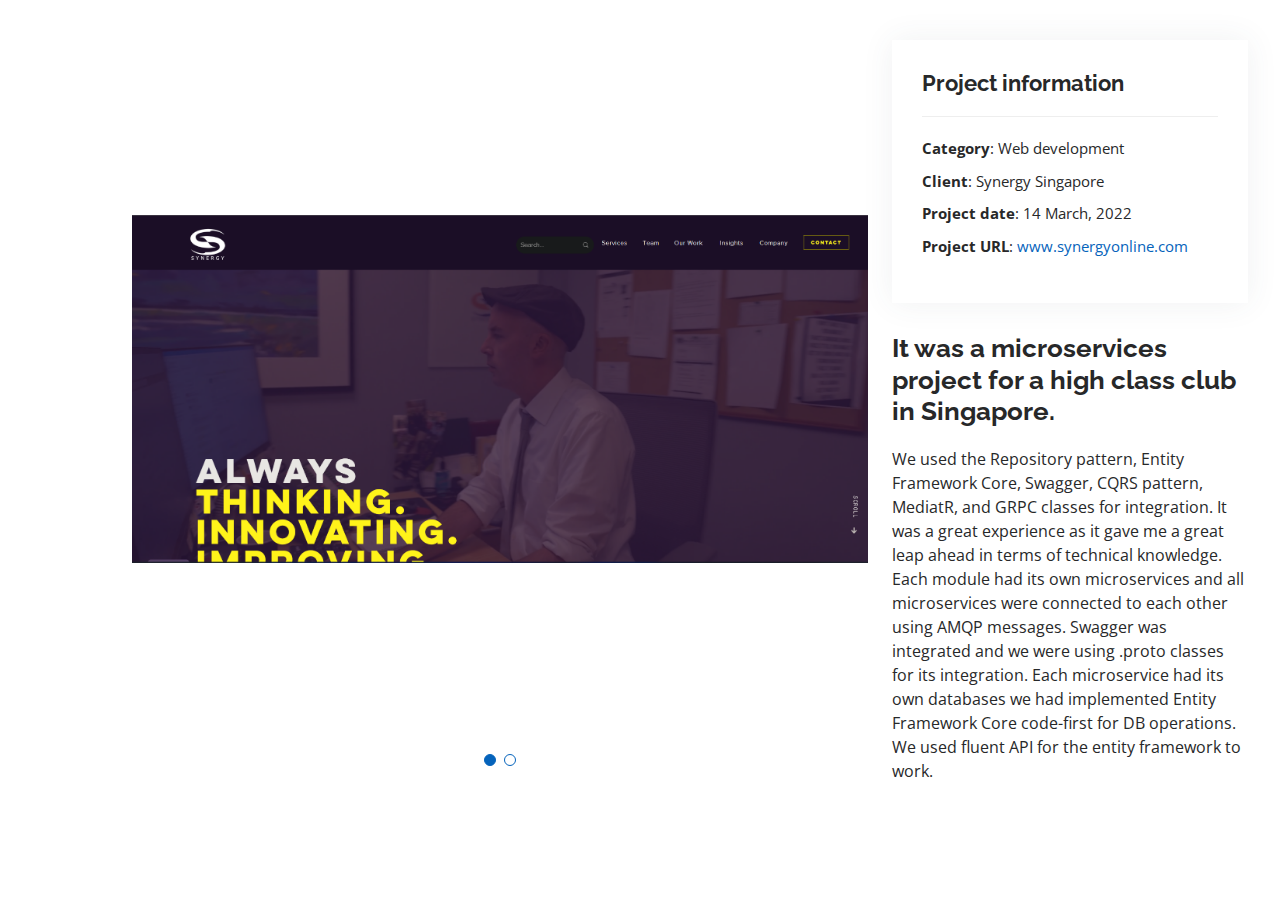
<file: Portfolio/Synergy-portfolio-details.html>
<!DOCTYPE html>
<html lang="en">

<head>
  <meta charset="utf-8">
  <meta content="width=device-width, initial-scale=1.0" name="viewport">

  <title>TapCheck Details</title>
  <meta content="" name="description">
  <meta content="" name="keywords">

  <!-- Favicons -->
  <link href="../assets/img/favicon.png" rel="icon">
  <link href="../assets/img/apple-touch-icon.png" rel="apple-touch-icon">

  <!-- Google Fonts -->
  <link href="https://fonts.googleapis.com/css?family=Open+Sans:300,300i,400,400i,600,600i,700,700i|Raleway:300,300i,400,400i,500,500i,600,600i,700,700i|Poppins:300,300i,400,400i,500,500i,600,600i,700,700i" rel="stylesheet">

  <!-- Vendor CSS Files -->
  <link href="../assets/vendor/aos/aos.css" rel="stylesheet">
  <link href="../assets/vendor/bootstrap/css/bootstrap.min.css" rel="stylesheet">
  <link href="../assets/vendor/bootstrap-icons/bootstrap-icons.css" rel="stylesheet">
  <link href="../assets/vendor/boxicons/css/boxicons.min.css" rel="stylesheet">
  <link href="../assets/vendor/glightbox/css/glightbox.min.css" rel="stylesheet">
  <link href="../assets/vendor/swiper/swiper-bundle.min.css" rel="stylesheet">

  <!-- Template Main CSS File -->
  <link href="../assets/css/style.css" rel="stylesheet">

  <!-- =======================================================
  * Template Name: MyResume - v4.7.0
  * Template URL: https://bootstrapmade.com/free-html-bootstrap-template-my-resume/
  * Author: BootstrapMade.com
  * License: https://bootstrapmade.com/license/
  ======================================================== -->
</head>

<body>

  <main id="main">

    <!-- ======= Portfolio Details Section ======= -->
    <section id="portfolio-details" class="portfolio-details">
      <div class="container">

        <div class="row gy-4">

          <div class="col-lg-8">
            <div class="portfolio-details-slider swiper">
              <div class="swiper-wrapper align-items-center">

                <div class="swiper-slide">
                  <img src="../assets/img/portfolio/synergy/website.png" alt="Website Screenshot.">
                </div>

                <div class="swiper-slide">
                  <img src="../assets/img/portfolio/synergy/solution.png" alt="Solution View">
                </div>

              </div>
              <div class="swiper-pagination"></div>
            </div>
          </div>

          <div class="col-lg-4">
            <div class="portfolio-info">
              <h3>Project information</h3>
              <ul>
                <li><strong>Category</strong>: Web development</li>
                <li><strong>Client</strong>: Synergy Singapore</li>
                <li><strong>Project date</strong>: 14 March, 2022</li>
                <li><strong>Project URL</strong>: <a target="_blank" href="https://www.synergyonline.com">www.synergyonline.com</a></li>
              </ul>
            </div>
            <div class="portfolio-description">
              <h2>It was a microservices project for a high class club in Singapore.</h2>
              <p>                
                We used the Repository pattern, Entity Framework Core, Swagger, CQRS pattern, MediatR, and GRPC classes for integration. It was a great experience as it gave me a great leap ahead in terms of technical knowledge. Each module had its own microservices and all microservices were connected to each other using AMQP messages. Swagger was integrated and we were using .proto classes for its integration. Each microservice had its own databases we had implemented Entity Framework Core code-first for DB operations.
                We used fluent API for the entity framework to work.
              </p>
            </div>
          </div>

        </div>

      </div>
    </section><!-- End Portfolio Details Section -->

  </main><!-- End #main -->

  <div id="preloader"></div>
  <a href="#" class="back-to-top d-flex align-items-center justify-content-center"><i class="bi bi-arrow-up-short"></i></a>

  <!-- Vendor JS Files -->
  <script src="../assets/vendor/purecounter/purecounter.js"></script>
  <script src="../assets/vendor/aos/aos.js"></script>
  <script src="../assets/vendor/bootstrap/js/bootstrap.bundle.min.js"></script>
  <script src="../assets/vendor/glightbox/js/glightbox.min.js"></script>
  <script src="../assets/vendor/isotope-layout/isotope.pkgd.min.js"></script>
  <script src="../assets/vendor/swiper/swiper-bundle.min.js"></script>
  <script src="../assets/vendor/typed.js/typed.min.js"></script>
  <script src="../assets/vendor/waypoints/noframework.waypoints.js"></script>
  <script src="../assets/vendor/php-email-form/validate.js"></script>

  <!-- Template Main JS File -->
  <script src="../assets/js/main.js"></script>

</body>

</html>
</file>
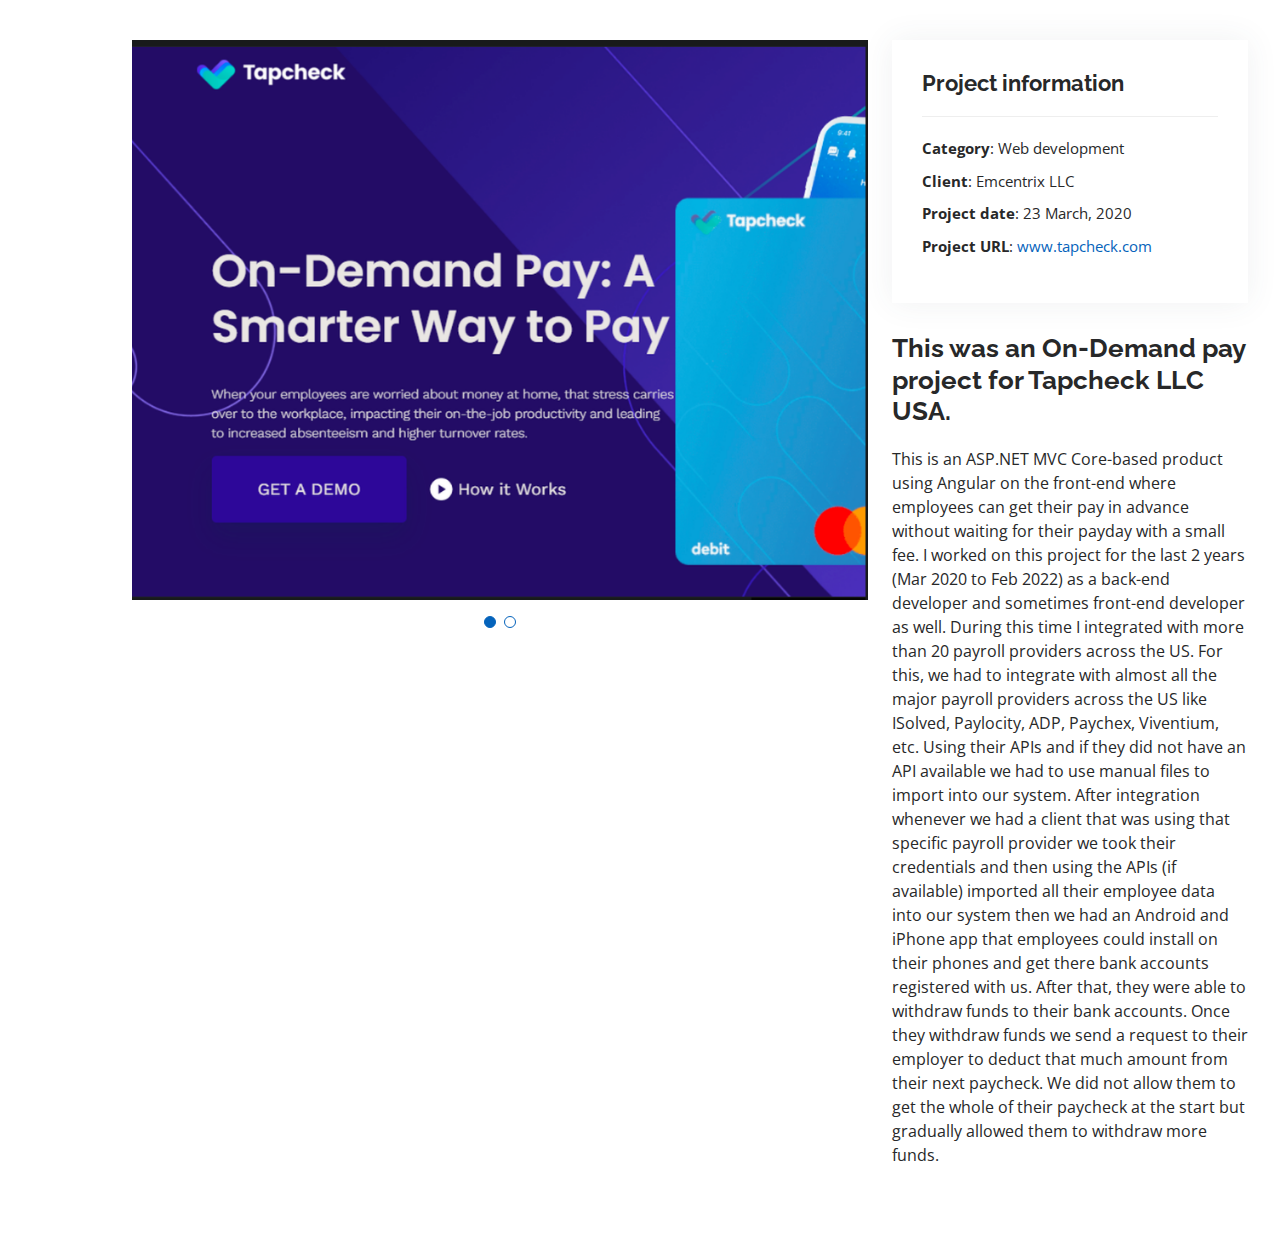
<file: Portfolio/tapCheck-portfolio-details.html>
<!DOCTYPE html>
<html lang="en">

<head>
  <meta charset="utf-8">
  <meta content="width=device-width, initial-scale=1.0" name="viewport">

  <title>TapCheck Details</title>
  <meta content="" name="description">
  <meta content="" name="keywords">

  <!-- Favicons -->
  <link href="../assets/img/favicon.png" rel="icon">
  <link href="../assets/img/apple-touch-icon.png" rel="apple-touch-icon">

  <!-- Google Fonts -->
  <link href="https://fonts.googleapis.com/css?family=Open+Sans:300,300i,400,400i,600,600i,700,700i|Raleway:300,300i,400,400i,500,500i,600,600i,700,700i|Poppins:300,300i,400,400i,500,500i,600,600i,700,700i" rel="stylesheet">

  <!-- Vendor CSS Files -->
  <link href="../assets/vendor/aos/aos.css" rel="stylesheet">
  <link href="../assets/vendor/bootstrap/css/bootstrap.min.css" rel="stylesheet">
  <link href="../assets/vendor/bootstrap-icons/bootstrap-icons.css" rel="stylesheet">
  <link href="../assets/vendor/boxicons/css/boxicons.min.css" rel="stylesheet">
  <link href="../assets/vendor/glightbox/css/glightbox.min.css" rel="stylesheet">
  <link href="../assets/vendor/swiper/swiper-bundle.min.css" rel="stylesheet">

  <!-- Template Main CSS File -->
  <link href="../assets/css/style.css" rel="stylesheet">

  <!-- =======================================================
  * Template Name: MyResume - v4.7.0
  * Template URL: https://bootstrapmade.com/free-html-bootstrap-template-my-resume/
  * Author: BootstrapMade.com
  * License: https://bootstrapmade.com/license/
  ======================================================== -->
</head>

<body>

  <main id="main">

    <!-- ======= Portfolio Details Section ======= -->
    <section id="portfolio-details" class="portfolio-details">
      <div class="container">

        <div class="row gy-4">

          <div class="col-lg-8">
            <div class="portfolio-details-slider swiper">
              <div class="swiper-wrapper align-items-center">

                <div class="swiper-slide">
                  <img src="../assets/img/portfolio/tapCheck/website.png" alt="Website Screenshot.">
                </div>

                <div class="swiper-slide">
                  <img src="../assets/img/portfolio/tapCheck/solution.png" alt="Solution View">
                </div>

              </div>
              <div class="swiper-pagination"></div>
            </div>
          </div>

          <div class="col-lg-4">
            <div class="portfolio-info">
              <h3>Project information</h3>
              <ul>
                <li><strong>Category</strong>: Web development</li>
                <li><strong>Client</strong>: Emcentrix LLC</li>
                <li><strong>Project date</strong>: 23 March, 2020</li>
                <li><strong>Project URL</strong>: <a target="_blank" href="https://www.tapcheck.com">www.tapcheck.com</a></li>
              </ul>
            </div>
            <div class="portfolio-description">
              <h2>This was an On-Demand pay project for Tapcheck LLC USA.</h2>
              <p>
                This is an ASP.NET MVC Core-based product using Angular on the front-end where employees can get their pay in advance without waiting for their payday with a small fee.
              I worked on this project for the last 2 years (Mar 2020 to Feb 2022) as a back-end developer and sometimes front-end developer as well. During this time I integrated with more than 20 payroll providers across the US.
              For this, we had to integrate with almost all the major payroll providers across the US like ISolved, Paylocity, ADP, Paychex, Viventium, etc. Using their APIs and if they did not have an API available we had to use manual files to import into our system.
              After integration whenever we had a client that was using that specific payroll provider we took their credentials and then using the APIs (if available) imported all their employee data into our system then we had an Android and iPhone app that employees could install on their phones and get there bank accounts registered with us. After that, they were able to withdraw funds to their bank accounts. Once they withdraw funds we send a request to their employer to deduct that much amount from their next paycheck.
              We did not allow them to get the whole of their paycheck at the start but gradually allowed them to withdraw more funds.
              </p>
            </div>
          </div>

        </div>

      </div>
    </section><!-- End Portfolio Details Section -->

  </main><!-- End #main -->

  <div id="preloader"></div>
  <a href="#" class="back-to-top d-flex align-items-center justify-content-center"><i class="bi bi-arrow-up-short"></i></a>

  <!-- Vendor JS Files -->
  <script src="../assets/vendor/purecounter/purecounter.js"></script>
  <script src="../assets/vendor/aos/aos.js"></script>
  <script src="../assets/vendor/bootstrap/js/bootstrap.bundle.min.js"></script>
  <script src="../assets/vendor/glightbox/js/glightbox.min.js"></script>
  <script src="../assets/vendor/isotope-layout/isotope.pkgd.min.js"></script>
  <script src="../assets/vendor/swiper/swiper-bundle.min.js"></script>
  <script src="../assets/vendor/typed.js/typed.min.js"></script>
  <script src="../assets/vendor/waypoints/noframework.waypoints.js"></script>
  <script src="../assets/vendor/php-email-form/validate.js"></script>

  <!-- Template Main JS File -->
  <script src="../assets/js/main.js"></script>

</body>

</html>
</file>
<file: assets/css/style.css>
/**
* Template Name: MyResume - v4.7.0
* Template URL: https://bootstrapmade.com/free-html-bootstrap-template-my-resume/
* Author: BootstrapMade.com
* License: https://bootstrapmade.com/license/
*/

/*--------------------------------------------------------------
# General
--------------------------------------------------------------*/
body {
  font-family: "Open Sans", sans-serif;
  color: #272829;
}

a {
  color: #0563bb;
  text-decoration: none;
}

a:hover {
  color: #067ded;
  text-decoration: none;
}

h1, h2, h3, h4, h5, h6 {
  font-family: "Raleway", sans-serif;
}

/*--------------------------------------------------------------
# Back to top button
--------------------------------------------------------------*/
.back-to-top {
  position: fixed;
  visibility: hidden;
  opacity: 0;
  right: 15px;
  bottom: 15px;
  z-index: 996;
  background: #0563bb;
  width: 40px;
  height: 40px;
  border-radius: 50px;
  transition: all 0.4s;
}
.back-to-top i {
  font-size: 28px;
  color: #fff;
  line-height: 0;
}
.back-to-top:hover {
  background: #0678e3;
  color: #fff;
}
.back-to-top.active {
  visibility: visible;
  opacity: 1;
}

/*--------------------------------------------------------------
# Preloader
--------------------------------------------------------------*/
#preloader {
  position: fixed;
  top: 0;
  left: 0;
  right: 0;
  bottom: 0;
  z-index: 9999;
  overflow: hidden;
  background: #fff;
}

#preloader:before {
  content: "";
  position: fixed;
  top: calc(50% - 30px);
  left: calc(50% - 30px);
  border: 6px solid #0563bb;
  border-top-color: #fff;
  border-bottom-color: #fff;
  border-radius: 50%;
  width: 60px;
  height: 60px;
  -webkit-animation: animate-preloader 1s linear infinite;
  animation: animate-preloader 1s linear infinite;
}

@-webkit-keyframes animate-preloader {
  0% {
    transform: rotate(0deg);
  }
  100% {
    transform: rotate(360deg);
  }
}

@keyframes animate-preloader {
  0% {
    transform: rotate(0deg);
  }
  100% {
    transform: rotate(360deg);
  }
}
/*--------------------------------------------------------------
# Disable aos animation delay on mobile devices
--------------------------------------------------------------*/
@media screen and (max-width: 768px) {
  [data-aos-delay] {
    transition-delay: 0 !important;
  }
}
/*--------------------------------------------------------------
# Header
--------------------------------------------------------------*/
#header {
  position: fixed;
  top: 0;
  left: 0;
  bottom: 0;
  z-index: 9997;
  transition: all 0.5s;
  padding: 15px;
  overflow-y: auto;
}
@media (max-width: 992px) {
  #header {
    width: 300px;
    background: #fff;
    border-right: 1px solid #e6e9ec;
    left: -300px;
  }
}

@media (min-width: 992px) {
  #main {
    margin-left: 100px;
  }
}
/*--------------------------------------------------------------
# Navigation Menu
--------------------------------------------------------------*/
/**
* Desktop Navigation 
*/
.nav-menu {
  padding: 0;
  display: block;
}
.nav-menu * {
  margin: 0;
  padding: 0;
  list-style: none;
}
.nav-menu > ul > li {
  position: relative;
  white-space: nowrap;
}
.nav-menu a, .nav-menu a:focus {
  display: flex;
  align-items: center;
  color: #45505b;
  padding: 10px 18px;
  margin-bottom: 8px;
  transition: 0.3s;
  font-size: 15px;
  border-radius: 50px;
  background: #f2f3f5;
  height: 56px;
  width: 100%;
  overflow: hidden;
  transition: 0.3s;
}
.nav-menu a i, .nav-menu a:focus i {
  font-size: 20px;
}
.nav-menu a span, .nav-menu a:focus span {
  padding: 0 5px 0 7px;
  color: #45505b;
}
@media (min-width: 992px) {
  .nav-menu a, .nav-menu a:focus {
    width: 56px;
  }
  .nav-menu a span, .nav-menu a:focus span {
    display: none;
    color: #fff;
  }
}
.nav-menu a:hover, .nav-menu .active, .nav-menu .active:focus, .nav-menu li:hover > a {
  color: #fff;
  background: #0563bb;
}
.nav-menu a:hover span, .nav-menu .active span, .nav-menu .active:focus span, .nav-menu li:hover > a span {
  color: #fff;
}
.nav-menu a:hover, .nav-menu li:hover > a {
  width: 100%;
  color: #fff;
}
.nav-menu a:hover span, .nav-menu li:hover > a span {
  display: block;
}

/**
* Mobile Navigation 
*/
.mobile-nav-toggle {
  position: fixed;
  right: 10px;
  top: 10px;
  z-index: 9998;
  border: 0;
  background: none;
  font-size: 28px;
  transition: all 0.4s;
  outline: none !important;
  line-height: 0;
  cursor: pointer;
  border-radius: 50px;
  padding: 5px;
}
.mobile-nav-toggle i {
  color: #45505b;
}

.mobile-nav-active {
  overflow: hidden;
}
.mobile-nav-active #header {
  left: 0;
}
.mobile-nav-active .mobile-nav-toggle {
  color: #fff;
  background-color: #0563bb;
}

/*--------------------------------------------------------------
# Hero Section
--------------------------------------------------------------*/
#hero {
  width: 100%;
  height: 100vh;
  background: url("../img/hero-b.png") center right no-repeat;
  /* background-size: cover; */
  position: relative;
}
@media (min-width: 992px) {
  #hero {
    padding-left: 160px;
  }
}
#hero:before {
  content: "";
  background: rgba(255, 255, 255, 0.8);
  position: absolute;
  bottom: 0;
  top: 0;
  left: 0;
  right: 0;
}
#hero h1 {
  margin: 0;
  font-size: 64px;
  font-weight: 700;
  line-height: 56px;
  color: #45505b;
}
#hero p {
  color: #45505b;
  margin: 15px 0 0 0;
  font-size: 26px;
  font-family: "Poppins", sans-serif;
}
#hero p span {
  color: #0563bb;
  letter-spacing: 1px;
}
#hero .social-links {
  margin-top: 30px;
}
#hero .social-links a {
  font-size: 24px;
  display: inline-block;
  color: #45505b;
  line-height: 1;
  margin-right: 20px;
  transition: 0.3s;
}
#hero .social-links a:hover {
  color: #0563bb;
}
@media (max-width: 992px) {
  #hero {
    text-align: center;
  }
  #hero h1 {
    font-size: 32px;
    line-height: 36px;
  }
  #hero p {
    margin-top: 10px;
    font-size: 20px;
    line-height: 24px;
  }
}

/*--------------------------------------------------------------
# Sections General
--------------------------------------------------------------*/
section {
  padding: 60px 0;
  overflow: hidden;
}

.section-title {
  text-align: center;
  padding-bottom: 30px;
}
.section-title h2 {
  font-size: 32px;
  font-weight: bold;
  text-transform: uppercase;
  margin-bottom: 20px;
  padding-bottom: 20px;
  position: relative;
  color: #45505b;
}
.section-title h2::before {
  content: "";
  position: absolute;
  display: block;
  width: 120px;
  height: 1px;
  background: #ddd;
  bottom: 1px;
  left: calc(50% - 60px);
}
.section-title h2::after {
  content: "";
  position: absolute;
  display: block;
  width: 40px;
  height: 3px;
  background: #0563bb;
  bottom: 0;
  left: calc(50% - 20px);
}
.section-title p {
  margin-bottom: 0;
}

/*--------------------------------------------------------------
# About
--------------------------------------------------------------*/
.about .content h3 {
  font-weight: 700;
  font-size: 26px;
  color: #728394;
}
.about .content ul {
  list-style: none;
  padding: 0;
}
.about .content ul li {
  margin-bottom: 20px;
  display: flex;
  align-items: center;
}
.about .content ul strong {
  margin-right: 10px;
}
.about .content ul i {
  font-size: 16px;
  margin-right: 5px;
  color: #0563bb;
  line-height: 0;
}
.about .content p:last-child {
  margin-bottom: 0;
}

/*--------------------------------------------------------------
# Facts
--------------------------------------------------------------*/
.facts .count-box {
  padding: 30px 30px 25px 30px;
  margin-top: 30px;
  width: 100%;
  position: relative;
  text-align: center;
  background: #fff;
}
.facts .count-box i {
  position: absolute;
  top: -25px;
  left: 50%;
  transform: translateX(-50%);
  font-size: 24px;
  background: #0563bb;
  color: #fff;
  border-radius: 50px;
  display: inline-flex;
  align-items: center;
  justify-content: center;
  width: 48px;
  height: 48px;
}
.facts .count-box span {
  font-size: 36px;
  display: block;
  font-weight: 600;
  color: #011426;
}
.facts .count-box p {
  padding: 0;
  margin: 0;
  font-family: "Raleway", sans-serif;
  font-size: 14px;
}

/*--------------------------------------------------------------
# Akills
--------------------------------------------------------------*/
.skills .progress {
  height: 60px;
  display: block;
  background: none;
  border-radius: 0;
}
.skills .progress .skill {
  padding: 10px 0;
  margin: 0;
  text-transform: uppercase;
  display: block;
  font-weight: 600;
  font-family: "Poppins", sans-serif;
  color: #45505b;
}
.skills .progress .skill .val {
  float: right;
  font-style: normal;
}
.skills .progress-bar-wrap {
  background: #f2f3f5;
}
.skills .progress-bar {
  width: 1px;
  height: 10px;
  transition: 0.9s;
  background-color: #0563bb;
}

/*--------------------------------------------------------------
# Resume
--------------------------------------------------------------*/
.resume .resume-title {
  font-size: 26px;
  font-weight: 700;
  margin-top: 20px;
  margin-bottom: 20px;
  color: #45505b;
}
.resume .resume-item {
  padding: 0 0 20px 20px;
  margin-top: -2px;
  border-left: 2px solid #0563bb;
  position: relative;
}
.resume .resume-item h4 {
  line-height: 18px;
  font-size: 18px;
  font-weight: 600;
  text-transform: uppercase;
  font-family: "Poppins", sans-serif;
  color: #0563bb;
  margin-bottom: 10px;
}
.resume .resume-item h5 {
  font-size: 16px;
  background: #f7f8f9;
  padding: 5px 15px;
  display: inline-block;
  font-weight: 600;
  margin-bottom: 10px;
}
.resume .resume-item ul {
  padding-left: 20px;
}
.resume .resume-item ul li {
  padding-bottom: 10px;
}
.resume .resume-item:last-child {
  padding-bottom: 0;
}
.resume .resume-item::before {
  content: "";
  position: absolute;
  width: 16px;
  height: 16px;
  border-radius: 50px;
  left: -9px;
  top: 0;
  background: #fff;
  border: 2px solid #0563bb;
}

/*--------------------------------------------------------------
# Portfolio
--------------------------------------------------------------*/
.portfolio .portfolio-item {
  margin-bottom: 30px;
}
.portfolio #portfolio-flters {
  padding: 0;
  margin: 0 auto 25px auto;
  list-style: none;
  text-align: center;
  background: #fff;
  border-radius: 50px;
  padding: 2px 15px;
}
.portfolio #portfolio-flters li {
  cursor: pointer;
  display: inline-block;
  padding: 10px 15px;
  font-size: 14px;
  font-weight: 600;
  line-height: 1;
  text-transform: uppercase;
  color: #272829;
  margin-bottom: 5px;
  transition: all 0.3s ease-in-out;
}
.portfolio #portfolio-flters li:hover, .portfolio #portfolio-flters li.filter-active {
  color: #0563bb;
}
.portfolio #portfolio-flters li:last-child {
  margin-right: 0;
}
.portfolio .portfolio-wrap {
  transition: 0.3s;
  position: relative;
  overflow: hidden;
  z-index: 1;
  background: rgba(69, 80, 91, 0.8);
}
.portfolio .portfolio-wrap::before {
  content: "";
  background: rgba(255, 255, 255, 0.7);
  position: absolute;
  left: 30px;
  right: 30px;
  top: 30px;
  bottom: 30px;
  transition: all ease-in-out 0.3s;
  z-index: 2;
  opacity: 0;
}
.portfolio .portfolio-wrap .portfolio-info {
  opacity: 0;
  position: absolute;
  top: 0;
  left: 0;
  right: 0;
  bottom: 0;
  text-align: center;
  z-index: 3;
  transition: all ease-in-out 0.3s;
  display: flex;
  flex-direction: column;
  justify-content: center;
  align-items: center;
}
.portfolio .portfolio-wrap .portfolio-info::before {
  display: block;
  content: "";
  width: 48px;
  height: 48px;
  position: absolute;
  top: 35px;
  left: 35px;
  border-top: 3px solid #d7dce1;
  border-left: 3px solid #d7dce1;
  transition: all 0.5s ease 0s;
  z-index: 9994;
}
.portfolio .portfolio-wrap .portfolio-info::after {
  display: block;
  content: "";
  width: 48px;
  height: 48px;
  position: absolute;
  bottom: 35px;
  right: 35px;
  border-bottom: 3px solid #d7dce1;
  border-right: 3px solid #d7dce1;
  transition: all 0.5s ease 0s;
  z-index: 9994;
}
.portfolio .portfolio-wrap .portfolio-info h4 {
  font-size: 20px;
  color: #45505b;
  font-weight: 600;
}
.portfolio .portfolio-wrap .portfolio-info p {
  color: #45505b;
  font-size: 14px;
  text-transform: uppercase;
  padding: 0;
  margin: 0;
}
.portfolio .portfolio-wrap .portfolio-links {
  text-align: center;
  z-index: 4;
}
.portfolio .portfolio-wrap .portfolio-links a {
  color: #45505b;
  margin: 0 2px;
  font-size: 28px;
  display: inline-block;
  transition: 0.3s;
}
.portfolio .portfolio-wrap .portfolio-links a:hover {
  color: #148af9;
}
.portfolio .portfolio-wrap:hover::before {
  top: 0;
  left: 0;
  right: 0;
  bottom: 0;
  opacity: 1;
}
.portfolio .portfolio-wrap:hover .portfolio-info {
  opacity: 1;
}
.portfolio .portfolio-wrap:hover .portfolio-info::before {
  top: 15px;
  left: 15px;
}
.portfolio .portfolio-wrap:hover .portfolio-info::after {
  bottom: 15px;
  right: 15px;
}

/*--------------------------------------------------------------
# Portfolio Details
--------------------------------------------------------------*/
.portfolio-details {
  padding-top: 40px;
}
.portfolio-details .portfolio-details-slider img {
  width: 100%;
}
.portfolio-details .portfolio-details-slider .swiper-pagination {
  margin-top: 20px;
  position: relative;
}
.portfolio-details .portfolio-details-slider .swiper-pagination .swiper-pagination-bullet {
  width: 12px;
  height: 12px;
  background-color: #fff;
  opacity: 1;
  border: 1px solid #0563bb;
}
.portfolio-details .portfolio-details-slider .swiper-pagination .swiper-pagination-bullet-active {
  background-color: #0563bb;
}
.portfolio-details .portfolio-info {
  padding: 30px;
  box-shadow: 0px 0 30px rgba(69, 80, 91, 0.08);
}
.portfolio-details .portfolio-info h3 {
  font-size: 22px;
  font-weight: 700;
  margin-bottom: 20px;
  padding-bottom: 20px;
  border-bottom: 1px solid #eee;
}
.portfolio-details .portfolio-info ul {
  list-style: none;
  padding: 0;
  font-size: 15px;
}
.portfolio-details .portfolio-info ul li + li {
  margin-top: 10px;
}
.portfolio-details .portfolio-description {
  padding-top: 30px;
}
.portfolio-details .portfolio-description h2 {
  font-size: 26px;
  font-weight: 700;
  margin-bottom: 20px;
}
.portfolio-details .portfolio-description p {
  padding: 0;
}

/*--------------------------------------------------------------
# Services
--------------------------------------------------------------*/
.services .icon-box {
  text-align: center;
  padding: 70px 20px 80px 20px;
  transition: all ease-in-out 0.3s;
  background: #fff;
  box-shadow: 0px 5px 90px 0px rgba(110, 123, 131, 0.05);
}
.services .icon-box .icon {
  margin: 0 auto;
  width: 100px;
  height: 100px;
  display: flex;
  align-items: center;
  justify-content: center;
  transition: ease-in-out 0.3s;
  position: relative;
}
.services .icon-box .icon i {
  font-size: 36px;
  transition: 0.5s;
  position: relative;
}
.services .icon-box .icon svg {
  position: absolute;
  top: 0;
  left: 0;
}
.services .icon-box .icon svg path {
  transition: 0.5s;
  fill: #f5f5f5;
}
.services .icon-box h4 {
  font-weight: 600;
  margin: 10px 0 15px 0;
  font-size: 22px;
}
.services .icon-box h4 a {
  color: #45505b;
  transition: ease-in-out 0.3s;
}
.services .icon-box p {
  line-height: 24px;
  font-size: 14px;
  margin-bottom: 0;
}
.services .icon-box:hover {
  border-color: #fff;
  box-shadow: 0px 0 35px 0 rgba(0, 0, 0, 0.08);
}
.services .iconbox-blue i {
  color: #47aeff;
}
.services .iconbox-blue:hover .icon i {
  color: #fff;
}
.services .iconbox-blue:hover .icon path {
  fill: #47aeff;
}
.services .iconbox-orange i {
  color: #ffa76e;
}
.services .iconbox-orange:hover .icon i {
  color: #fff;
}
.services .iconbox-orange:hover .icon path {
  fill: #ffa76e;
}
.services .iconbox-pink i {
  color: #e80368;
}
.services .iconbox-pink:hover .icon i {
  color: #fff;
}
.services .iconbox-pink:hover .icon path {
  fill: #e80368;
}
.services .iconbox-yellow i {
  color: #ffbb2c;
}
.services .iconbox-yellow:hover .icon i {
  color: #fff;
}
.services .iconbox-yellow:hover .icon path {
  fill: #ffbb2c;
}
.services .iconbox-red i {
  color: #ff5828;
}
.services .iconbox-red:hover .icon i {
  color: #fff;
}
.services .iconbox-red:hover .icon path {
  fill: #ff5828;
}
.services .iconbox-teal i {
  color: #11dbcf;
}
.services .iconbox-teal:hover .icon i {
  color: #fff;
}
.services .iconbox-teal:hover .icon path {
  fill: #11dbcf;
}

/*--------------------------------------------------------------
# Testimonials
--------------------------------------------------------------*/
.testimonials .section-header {
  margin-bottom: 40px;
}
.testimonials .testimonials-carousel, .testimonials .testimonials-slider {
  overflow: hidden;
}
.testimonials .testimonial-item {
  text-align: center;
}
.testimonials .testimonial-item .testimonial-img {
  width: 120px;
  border-radius: 50%;
  border: 4px solid #fff;
  margin: 0 auto;
}
.testimonials .testimonial-item h3 {
  font-size: 20px;
  font-weight: bold;
  margin: 10px 0 5px 0;
  color: #111;
}
.testimonials .testimonial-item h4 {
  font-size: 14px;
  color: #999;
  margin: 0 0 15px 0;
}
.testimonials .testimonial-item .quote-icon-left, .testimonials .testimonial-item .quote-icon-right {
  color: #90c8fc;
  font-size: 26px;
}
.testimonials .testimonial-item .quote-icon-left {
  display: inline-block;
  left: -5px;
  position: relative;
}
.testimonials .testimonial-item .quote-icon-right {
  display: inline-block;
  right: -5px;
  position: relative;
  top: 10px;
}
.testimonials .testimonial-item p {
  font-style: italic;
  margin: 0 auto 15px auto;
}
.testimonials .swiper-pagination {
  margin-top: 20px;
  position: relative;
}
.testimonials .swiper-pagination .swiper-pagination-bullet {
  width: 12px;
  height: 12px;
  background-color: #fff;
  opacity: 1;
  border: 1px solid #0563bb;
}
.testimonials .swiper-pagination .swiper-pagination-bullet-active {
  background-color: #0563bb;
}
@media (min-width: 992px) {
  .testimonials .testimonial-item p {
    width: 80%;
  }
}

/*--------------------------------------------------------------
# Contact
--------------------------------------------------------------*/
.contact .info {
  width: 100%;
  background: #fff;
}
.contact .info i {
  font-size: 20px;
  color: #0563bb;
  float: left;
  width: 44px;
  height: 44px;
  background: #eef7ff;
  display: flex;
  justify-content: center;
  align-items: center;
  border-radius: 50px;
  transition: all 0.3s ease-in-out;
}
.contact .info h4 {
  padding: 0 0 0 60px;
  font-size: 22px;
  font-weight: 600;
  margin-bottom: 5px;
  color: #45505b;
}
.contact .info p {
  padding: 0 0 0 60px;
  margin-bottom: 0;
  font-size: 14px;
  color: #728394;
}
.contact .info .email, .contact .info .phone {
  margin-top: 40px;
}
.contact .info .email:hover i, .contact .info .address:hover i, .contact .info .phone:hover i {
  background: #0563bb;
  color: #fff;
}
.contact .php-email-form {
  width: 100%;
  background: #fff;
}
.contact .php-email-form .form-group {
  padding-bottom: 8px;
}
.contact .php-email-form .error-message {
  display: none;
  color: #fff;
  background: #ed3c0d;
  text-align: left;
  padding: 15px;
  font-weight: 600;
}
.contact .php-email-form .error-message br + br {
  margin-top: 25px;
}
.contact .php-email-form .sent-message {
  display: none;
  color: #fff;
  background: #18d26e;
  text-align: center;
  padding: 15px;
  font-weight: 600;
}
.contact .php-email-form .loading {
  display: none;
  background: #fff;
  text-align: center;
  padding: 15px;
}
.contact .php-email-form .loading:before {
  content: "";
  display: inline-block;
  border-radius: 50%;
  width: 24px;
  height: 24px;
  margin: 0 10px -6px 0;
  border: 3px solid #18d26e;
  border-top-color: #eee;
  -webkit-animation: animate-loading 1s linear infinite;
  animation: animate-loading 1s linear infinite;
}
.contact .php-email-form input, .contact .php-email-form textarea {
  border-radius: 4px;
  box-shadow: none;
  font-size: 14px;
}
.contact .php-email-form input {
  height: 44px;
}
.contact .php-email-form textarea {
  padding: 10px 12px;
}
.contact .php-email-form button[type=submit] {
  background: #0563bb;
  border: 0;
  padding: 10px 35px;
  color: #fff;
  transition: 0.4s;
  border-radius: 50px;
}
.contact .php-email-form button[type=submit]:hover {
  background: #0678e3;
}
@-webkit-keyframes animate-loading {
  0% {
    transform: rotate(0deg);
  }
  100% {
    transform: rotate(360deg);
  }
}
@keyframes animate-loading {
  0% {
    transform: rotate(0deg);
  }
  100% {
    transform: rotate(360deg);
  }
}

/*--------------------------------------------------------------
# Footer
--------------------------------------------------------------*/
#footer {
  background: #f7f8f9;
  color: #45505b;
  font-size: 14px;
  text-align: center;
  padding: 30px 0;
}
#footer h3 {
  font-size: 36px;
  font-weight: 700;
  position: relative;
  font-family: "Poppins", sans-serif;
  padding: 0;
  margin: 0 0 15px 0;
}
#footer p {
  font-size: 15;
  font-style: italic;
  padding: 0;
  margin: 0 0 40px 0;
}
#footer .social-links {
  margin: 0 0 40px 0;
}
#footer .social-links a {
  font-size: 18px;
  display: inline-block;
  background: #0563bb;
  color: #fff;
  line-height: 1;
  padding: 8px 0;
  margin-right: 4px;
  border-radius: 50%;
  text-align: center;
  width: 36px;
  height: 36px;
  transition: 0.3s;
}
#footer .social-links a:hover {
  background: #0678e3;
  color: #fff;
  text-decoration: none;
}
#footer .copyright {
  margin: 0 0 5px 0;
}
#footer .credits {
  font-size: 13px;
}
</file>
